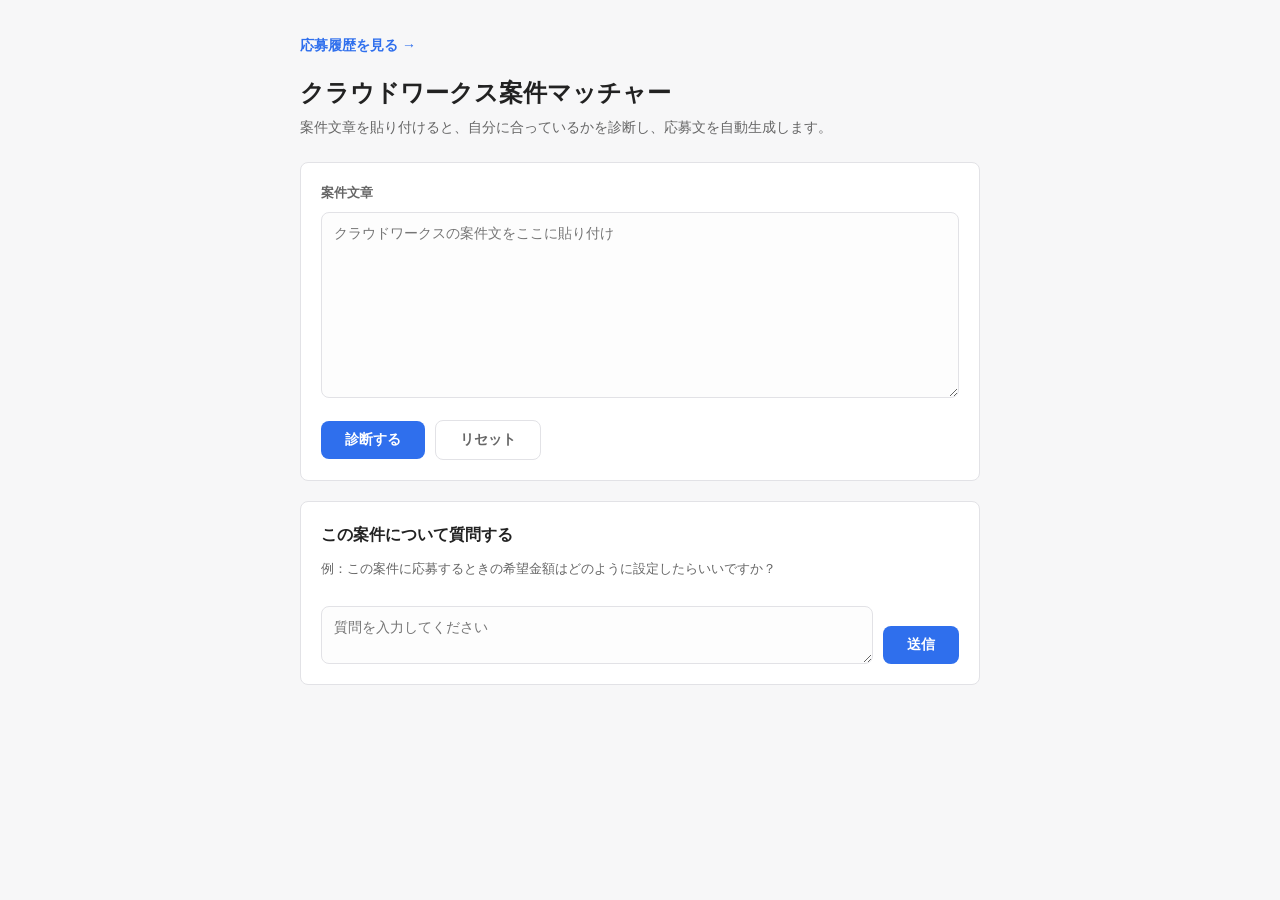
<file: templates/index.html>
<!DOCTYPE html>
<html lang="ja">
<head>
  <meta charset="UTF-8">
  <meta name="viewport" content="width=device-width, initial-scale=1.0">
  <title>クラウドワークス案件マッチャー</title>
  <link rel="stylesheet" href="/static/style.css">
</head>
<body>
  <main class="container">
    <nav class="nav-row">
      <a href="/history" class="nav-link">応募履歴を見る →</a>
    </nav>

    <h1>クラウドワークス案件マッチャー</h1>
    <p class="lead">案件文章を貼り付けると、自分に合っているかを診断し、応募文を自動生成します。</p>

    <section class="card">
      <label for="jobText" class="label">案件文章</label>
      <textarea id="jobText" placeholder="クラウドワークスの案件文をここに貼り付け" rows="10"></textarea>
      <div id="inputError" class="error-message hidden"></div>
      <div class="btn-row">
        <button id="diagnoseBtn" class="btn btn-primary">診断する</button>
        <button id="resetBtn" class="btn btn-outline" type="button">リセット</button>
      </div>
    </section>

    <section id="resultSection" class="card hidden">
      <h2>診断結果</h2>
      <div id="resultContent"></div>
      <div class="btn-row">
        <button id="generateBtn" class="btn btn-secondary" disabled>応募文を生成する</button>
        <button id="nextJobBtn" class="btn btn-outline" type="button">次の案件へ（リセット）</button>
      </div>
    </section>

    <section id="applicationSection" class="card hidden">
      <h2>応募文</h2>
      <textarea id="applicationText" rows="12"></textarea>
      <div class="btn-row">
        <button id="copyBtn" class="btn btn-primary">コピー</button>
        <button id="saveApplicationBtn" class="btn btn-secondary" type="button">この案件を応募済みにする</button>
        <span id="copyStatus" class="copy-status hidden">コピーしました</span>
      </div>
      <div id="saveError" class="error-message hidden"></div>
      <p id="saveStatus" class="save-status hidden">応募履歴に保存しました。<a href="/history">履歴を見る →</a></p>
    </section>

    <section id="chatSection" class="card">
      <h2>この案件について質問する</h2>
      <p class="lead-small">例：この案件に応募するときの希望金額はどのように設定したらいいですか？</p>
      <div id="chatLog" class="chat-log"></div>
      <div id="chatError" class="error-message hidden"></div>
      <div class="chat-input-row">
        <textarea id="chatInput" placeholder="質問を入力してください" rows="2"></textarea>
        <button id="chatSendBtn" class="btn btn-primary" type="button">送信</button>
      </div>
    </section>
  </main>

  <script src="/static/script.js"></script>
</body>
</html>
</file>
<file: static/style.css>
:root {
  --color-bg: #f7f7f8;
  --color-surface: #ffffff;
  --color-border: #e2e2e6;
  --color-text: #222222;
  --color-text-light: #666666;
  --color-primary: #2f6fed;
  --color-primary-dark: #1f56c9;
  --color-secondary: #4a4a4a;
  --color-error: #d64545;
  --color-success: #2f9e5f;
  --radius: 8px;
}

* {
  box-sizing: border-box;
}

body {
  margin: 0;
  font-family: "Hiragino Kaku Gothic ProN", "Yu Gothic", "Segoe UI", sans-serif;
  background: var(--color-bg);
  color: var(--color-text);
  line-height: 1.6;
}

.container {
  max-width: 720px;
  margin: 0 auto;
  padding: 32px 20px 80px;
}

h1 {
  font-size: 24px;
  margin-bottom: 4px;
}

.lead {
  color: var(--color-text-light);
  margin-top: 0;
  margin-bottom: 24px;
  font-size: 14px;
}

.card {
  background: var(--color-surface);
  border: 1px solid var(--color-border);
  border-radius: var(--radius);
  padding: 20px;
  margin-bottom: 20px;
}

.card h2 {
  font-size: 16px;
  margin-top: 0;
  margin-bottom: 12px;
}

.label {
  display: block;
  font-size: 13px;
  font-weight: 600;
  margin-bottom: 8px;
  color: var(--color-text-light);
}

textarea {
  width: 100%;
  padding: 12px;
  border: 1px solid var(--color-border);
  border-radius: var(--radius);
  font-size: 14px;
  font-family: inherit;
  resize: vertical;
  color: var(--color-text);
  background: #fdfdfd;
}

textarea:focus {
  outline: none;
  border-color: var(--color-primary);
  background: #ffffff;
}

.btn-row {
  display: flex;
  align-items: center;
  gap: 10px;
  flex-wrap: wrap;
}

.btn {
  display: inline-block;
  margin-top: 14px;
  padding: 10px 24px;
  border: none;
  border-radius: var(--radius);
  font-size: 14px;
  font-weight: 600;
  cursor: pointer;
  transition: background 0.15s ease, opacity 0.15s ease, border-color 0.15s ease;
}

.btn-primary {
  background: var(--color-primary);
  color: #ffffff;
}

.btn-primary:hover:not(:disabled) {
  background: var(--color-primary-dark);
}

.btn-secondary {
  background: var(--color-secondary);
  color: #ffffff;
}

.btn-secondary:hover:not(:disabled) {
  background: #2f2f2f;
}

.btn-outline {
  background: transparent;
  color: var(--color-text-light);
  border: 1px solid var(--color-border);
}

.btn-outline:hover:not(:disabled) {
  background: #f0f0f2;
  color: var(--color-text);
  border-color: #c9c9cf;
}

.btn:disabled {
  opacity: 0.45;
  cursor: not-allowed;
}

.hidden {
  display: none !important;
}

.error-message {
  color: var(--color-error);
  font-size: 13px;
  margin-top: 8px;
}

.copy-status {
  margin-left: 10px;
  color: var(--color-success);
  font-size: 13px;
}

.save-status {
  color: var(--color-success);
  font-size: 13px;
  margin-top: 10px;
  margin-bottom: 0;
}

.save-status a {
  color: var(--color-success);
  font-weight: 600;
}

/* 診断結果表示 */
.judgment-badge {
  display: inline-flex;
  align-items: center;
  justify-content: center;
  width: 40px;
  height: 40px;
  border-radius: 50%;
  font-size: 20px;
  font-weight: 700;
  color: #ffffff;
  margin-right: 12px;
}

.judgment-header {
  display: flex;
  align-items: center;
  margin-bottom: 16px;
}

.judgment-score {
  font-size: 14px;
  color: var(--color-text-light);
}

.judgment-summary {
  font-size: 14px;
  margin-bottom: 16px;
  padding: 12px;
  background: #f4f6fb;
  border-radius: var(--radius);
}

.judgment-badge.score-good { background: #2f9e5f; }
.judgment-badge.score-ok { background: #4a90d9; }
.judgment-badge.score-caution { background: #e0a72d; }
.judgment-badge.score-bad { background: #b0b0b0; }

.reasons-list {
  list-style: none;
  margin: 0;
  padding: 0;
}

.reasons-list li {
  padding: 10px 0;
  border-top: 1px solid var(--color-border);
  font-size: 14px;
}

.reasons-list li:first-child {
  border-top: none;
}

.reason-label {
  display: block;
  font-weight: 600;
  font-size: 12px;
  color: var(--color-text-light);
  margin-bottom: 2px;
}

/* チャット */
.lead-small {
  color: var(--color-text-light);
  font-size: 13px;
  margin-top: 0;
  margin-bottom: 14px;
}

.chat-log {
  display: flex;
  flex-direction: column;
  gap: 10px;
  max-height: 360px;
  overflow-y: auto;
  margin-bottom: 12px;
}

.chat-message {
  max-width: 85%;
  padding: 10px 14px;
  border-radius: 12px;
  font-size: 14px;
  white-space: pre-wrap;
  word-break: break-word;
}

.chat-message.user {
  align-self: flex-end;
  background: var(--color-primary);
  color: #ffffff;
  border-bottom-right-radius: 2px;
}

.chat-message.assistant {
  align-self: flex-start;
  background: #f0f1f4;
  color: var(--color-text);
  border-bottom-left-radius: 2px;
}

.chat-message.pending {
  opacity: 0.6;
}

.chat-input-row {
  display: flex;
  gap: 10px;
  align-items: flex-end;
}

.chat-input-row textarea {
  flex: 1;
  resize: vertical;
}

.chat-input-row .btn {
  margin-top: 0;
  flex-shrink: 0;
}

/* ナビゲーション */
.nav-row {
  margin-bottom: 14px;
}

.nav-link {
  color: var(--color-primary);
  text-decoration: none;
  font-size: 14px;
  font-weight: 600;
}

.nav-link:hover {
  text-decoration: underline;
}

/* 応募履歴一覧 */
.history-item {
  cursor: pointer;
  transition: border-color 0.15s ease, box-shadow 0.15s ease;
}

.history-item:hover {
  border-color: var(--color-primary);
  box-shadow: 0 1px 4px rgba(0, 0, 0, 0.06);
}

.history-item-main {
  display: flex;
  align-items: center;
  gap: 12px;
}

.history-item-body {
  flex: 1;
  min-width: 0;
}

.history-item-title {
  font-weight: 600;
  font-size: 14px;
  overflow: hidden;
  text-overflow: ellipsis;
  white-space: nowrap;
}

.history-item-meta {
  color: var(--color-text-light);
  font-size: 12px;
  margin-top: 4px;
}

.history-reply-count {
  color: var(--color-primary);
}

.history-reply-count.muted {
  color: var(--color-text-light);
}

.judgment-badge.small {
  width: 32px;
  height: 32px;
  font-size: 16px;
  flex-shrink: 0;
}

/* 応募履歴詳細 */
.job-text-details summary {
  cursor: pointer;
  font-size: 13px;
  color: var(--color-primary);
  font-weight: 600;
}

.job-text-body {
  white-space: pre-wrap;
  word-break: break-word;
  font-size: 14px;
  background: #f4f6fb;
  border-radius: var(--radius);
  padding: 12px;
  margin: 10px 0 0;
}

.reply-thread {
  max-height: 400px;
}
</file>
